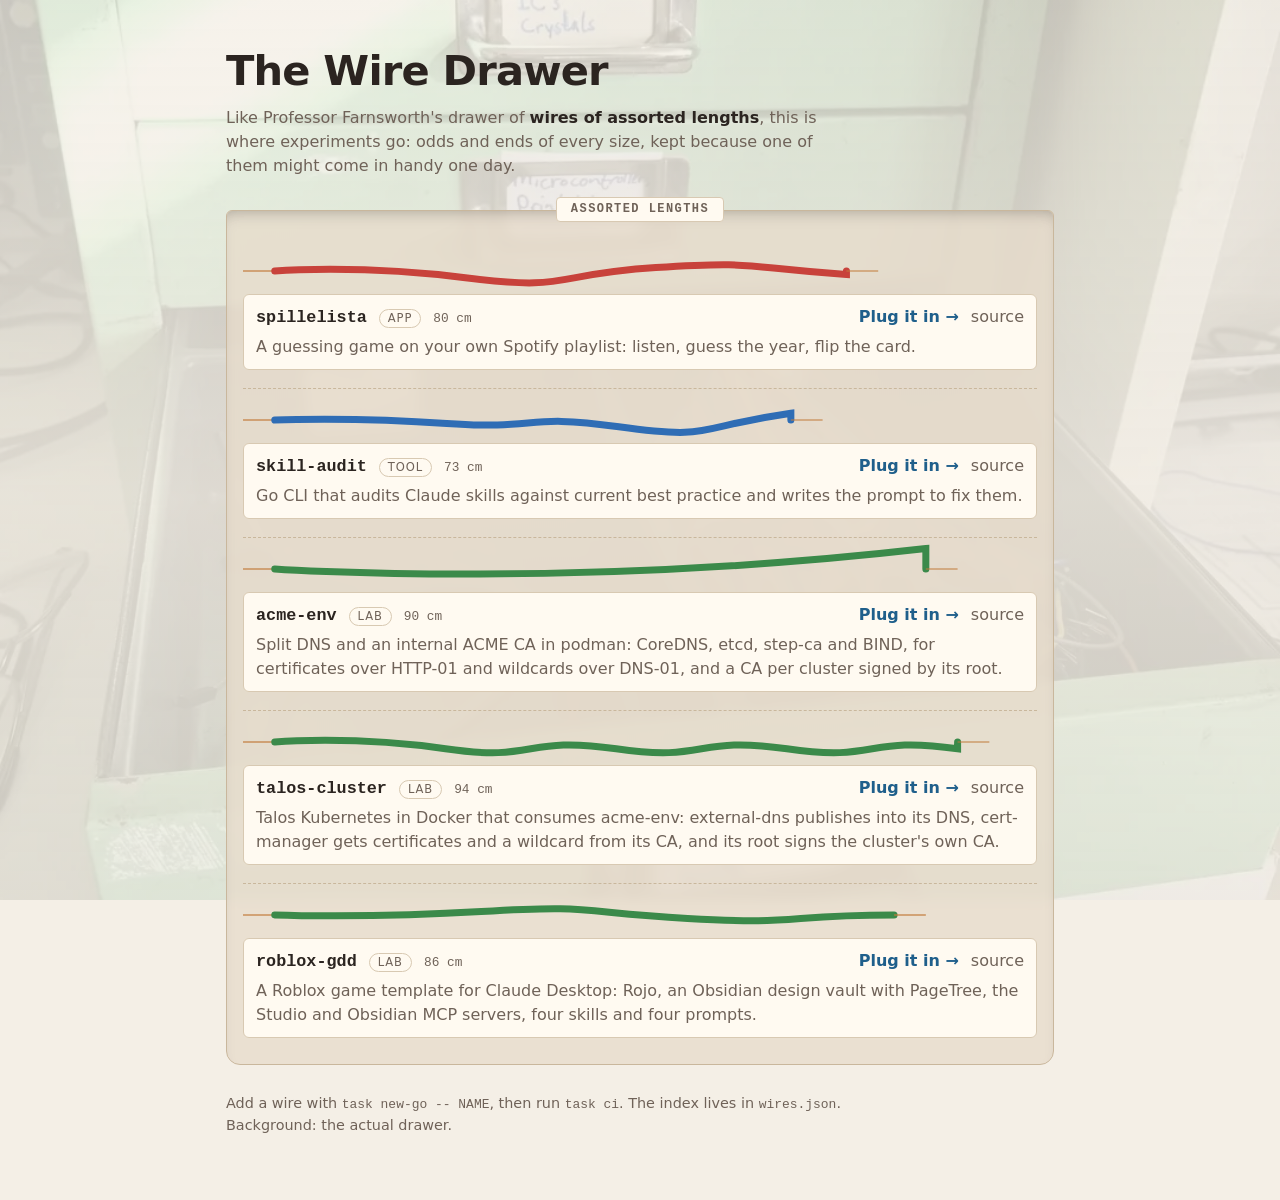
<file: index.html>
<!DOCTYPE html>
<html lang="en">
<head>
  <meta charset="UTF-8" />
  <meta name="viewport" content="width=device-width, initial-scale=1" />
  <title>The Wire Drawer</title>
  <meta name="description" content="Experiments of assorted lengths, kept in a drawer in case they come in handy." />
  <style>
    :root {
      --bg: #f4efe6;
      --drawer: #e7dccb;
      --drawer-edge: #c9b79c;
      --text: #2b2420;
      --muted: #6f6258;
      --tag: #fffaf1;
      --tag-edge: #d8c9b2;
      --copper: #c27a3a;
      --link: #1f5f8b;
      --wire-app: #c8423b;
      --wire-tool: #2f6db5;
      --wire-other: #3b8a4a;
      --veil: linear-gradient(180deg, rgba(244,239,230,.80), rgba(244,239,230,.90) 55%, rgba(244,239,230,.82));
      --drawer-glass: rgba(231,220,203,.78);
    }
    @media (prefers-color-scheme: dark) {
      :root:not([data-theme="light"]) {
        --bg: #17181b;
        --drawer: #222429;
        --drawer-edge: #34373e;
        --text: #ece6dd;
        --muted: #a39a90;
        --tag: #2a2c32;
        --tag-edge: #3d4048;
        --copper: #d99252;
        --link: #8cc4ec;
        --wire-app: #e0645c;
        --wire-tool: #5f97da;
        --wire-other: #64b273;
        --veil: linear-gradient(180deg, rgba(23,24,27,.80), rgba(23,24,27,.90) 55%, rgba(23,24,27,.84));
        --drawer-glass: rgba(34,36,41,.80);
      }
    }
    :root[data-theme="dark"] {
      --bg: #17181b;
      --drawer: #222429;
      --drawer-edge: #34373e;
      --text: #ece6dd;
      --muted: #a39a90;
      --tag: #2a2c32;
      --tag-edge: #3d4048;
      --copper: #d99252;
      --link: #8cc4ec;
      --wire-app: #e0645c;
      --wire-tool: #5f97da;
      --wire-other: #64b273;
      --veil: linear-gradient(180deg, rgba(23,24,27,.80), rgba(23,24,27,.90) 55%, rgba(23,24,27,.84));
      --drawer-glass: rgba(34,36,41,.80);
    }

    * { box-sizing: border-box; }
    body {
      margin: 0;
      background: var(--bg);
      color: var(--text);
      font: 16px/1.5 ui-sans-serif, system-ui, -apple-system, "Segoe UI", sans-serif;
    }
    /* The real drawer, dimmed behind everything. */
    body::before, body::after { content: ""; position: fixed; inset: 0; pointer-events: none; }
    body::before {
      z-index: -2;
      background: url("assets/drawer.webp") center 78% / cover no-repeat;
      filter: saturate(.85);
    }
    body::after { z-index: -1; background: var(--veil); }

    main { max-width: 860px; margin: 0 auto; padding: 48px 16px 64px; }
    h1 { font-size: clamp(1.8rem, 5vw, 2.6rem); line-height: 1.1; margin: 0 0 12px; letter-spacing: -0.02em; }
    .lede { color: var(--muted); max-width: 60ch; margin: 0 0 32px; }
    .lede em { color: var(--text); font-style: normal; font-weight: 600; }

    .drawer {
      background: var(--drawer-glass);
      -webkit-backdrop-filter: blur(6px);
      backdrop-filter: blur(6px);
      border: 1px solid var(--drawer-edge);
      border-radius: 6px 6px 14px 14px;
      box-shadow: inset 0 10px 18px -12px rgba(0,0,0,.35);
      padding: 20px 16px 8px;
    }
    .drawer-label {
      display: block; width: max-content; margin: -34px auto 18px;
      padding: 2px 14px; background: var(--tag); border: 1px solid var(--tag-edge);
      border-radius: 4px; font: 600 .75rem/1.6 ui-monospace, SFMono-Regular, Menlo, monospace;
      letter-spacing: .12em; text-transform: uppercase; color: var(--muted);
    }
    ol { list-style: none; margin: 0; padding: 0; }
    li { padding: 14px 0 18px; border-top: 1px dashed var(--drawer-edge); }
    li:first-child { border-top: 0; }

    svg.wire { display: block; width: 100%; height: 34px; overflow: visible; }
    .tag {
      display: flex; flex-wrap: wrap; align-items: baseline; gap: 4px 12px;
      margin-top: 6px; padding: 10px 12px; background: var(--tag);
      border: 1px solid var(--tag-edge); border-radius: 6px;
    }
    .tag h2 { margin: 0; font: 600 1.05rem/1.3 ui-monospace, SFMono-Regular, Menlo, monospace; }
    .kind {
      font-size: .72rem; text-transform: uppercase; letter-spacing: .08em;
      color: var(--muted); border: 1px solid var(--tag-edge); border-radius: 999px; padding: 0 8px;
    }
    .tag p { flex-basis: 100%; margin: 2px 0 0; color: var(--muted); }
    .tag .links { margin-left: auto; display: flex; gap: 12px; }
    .tag a { color: var(--link); font-weight: 600; text-decoration: none; }
    .tag a.src { font-weight: 400; color: var(--muted); }
    .tag a:hover { text-decoration: underline; }
    .length { font: .8rem ui-monospace, SFMono-Regular, Menlo, monospace; color: var(--muted); }

    footer { margin-top: 28px; color: var(--muted); font-size: .9rem; }
    code { font-family: ui-monospace, SFMono-Regular, Menlo, monospace; font-size: .9em; }
    .empty { color: var(--muted); padding: 16px 0; }
  </style>
</head>
<body>
  <main>
    <h1>The Wire Drawer</h1>
    <p class="lede">
      Like Professor Farnsworth's drawer of <em>wires of assorted lengths</em>,
      this is where experiments go: odds and ends of every size,
      kept because one of them might come in handy one day.
    </p>

    <section class="drawer" aria-labelledby="drawer-label">
      <span class="drawer-label" id="drawer-label">Assorted lengths</span>
      <ol id="wires"><li class="empty">Rummaging…</li></ol>
    </section>

    <footer>
      Add a wire with <code>task new-go -- NAME</code>, then run <code>task ci</code>.
      The index lives in <code>wires.json</code>.
      <br />Background: the actual drawer.
    </footer>
  </main>

  <script>
    // A deterministic "length" per wire, so each one looks the same on every visit.
    function hash(s) {
      let h = 2166136261;
      for (const c of s) h = Math.imul(h ^ c.codePointAt(0), 16777619);
      return h >>> 0;
    }

    const SVG = 'http://www.w3.org/2000/svg';
    function el(tag, attrs, ns) {
      const n = ns ? document.createElementNS(ns, tag) : document.createElement(tag);
      for (const [k, v] of Object.entries(attrs || {})) n.setAttribute(k, v);
      return n;
    }

    // A slightly kinked insulated wire with stripped copper ends.
    function wire(name, kind) {
      const h = hash(name);
      const len = 45 + (h % 50);               // percent of the drawer width
      const bends = 2 + (h >> 8) % 3;
      const svg = el('svg', { class: 'wire', viewBox: '0 0 100 10', preserveAspectRatio: 'none', 'aria-hidden': 'true' }, SVG);
      let d = 'M 4 5';
      for (let i = 1; i <= bends; i++) {
        const x = 4 + (len - 8) * i / bends;
        const y = 5 + (((h >> (i * 3)) % 5) - 2);
        d += ` S ${x - (len / bends) / 2} ${10 - y} ${x} ${y}`;
      }
      const end = len - 4;
      const color = `var(--wire-${kind === 'app' || kind === 'tool' ? kind : 'other'})`;
      svg.append(
        el('line', { x1: 0, y1: 5, x2: 4, y2: 5, stroke: 'var(--copper)', 'stroke-width': 1.2, 'vector-effect': 'non-scaling-stroke' }, SVG),
        el('path', { d: d + ` L ${end} 5`, fill: 'none', stroke: color, 'stroke-width': 7, 'stroke-linecap': 'round', 'vector-effect': 'non-scaling-stroke' }, SVG),
        el('line', { x1: end, y1: 5, x2: len, y2: 5, stroke: 'var(--copper)', 'stroke-width': 1.2, 'vector-effect': 'non-scaling-stroke' }, SVG),
      );
      return { svg, len };
    }

    function render(data) {
      const list = document.getElementById('wires');
      list.replaceChildren();
      if (!data.wires?.length) {
        list.append(Object.assign(el('li', { class: 'empty' }), { textContent: 'The drawer is empty. Go make something.' }));
        return;
      }
      for (const w of data.wires) {
        const li = el('li');
        const { svg, len } = wire(w.name, w.kind);
        const tag = el('div', { class: 'tag' });
        const h2 = Object.assign(el('h2'), { textContent: w.name });
        const kind = Object.assign(el('span', { class: 'kind' }), { textContent: w.kind });
        const size = Object.assign(el('span', { class: 'length' }), { textContent: `${len} cm` });
        const source = `${data.repo}/tree/main/${w.path}`;
        const links = el('span', { class: 'links' });
        if (w.href) links.append(Object.assign(el('a', { href: w.href }), { textContent: 'Plug it in →' }));
        links.append(Object.assign(el('a', { href: source, class: 'src' }), { textContent: 'source' }));
        const p = Object.assign(el('p'), { textContent: w.blurb });
        tag.append(h2, kind, size, links, p);
        li.append(svg, tag);
        list.append(li);
      }
    }

    fetch(new URL('wires.json', document.baseURI))
      .then(r => { if (!r.ok) throw new Error(r.status); return r.json(); })
      .then(render)
      .catch(() => {
        document.getElementById('wires').replaceChildren(Object.assign(el('li', { class: 'empty' }),
          { textContent: 'Could not open the drawer (wires.json). Serve the repo over HTTP: task serve' }));
      });
  </script>
</body>
</html>
</file>
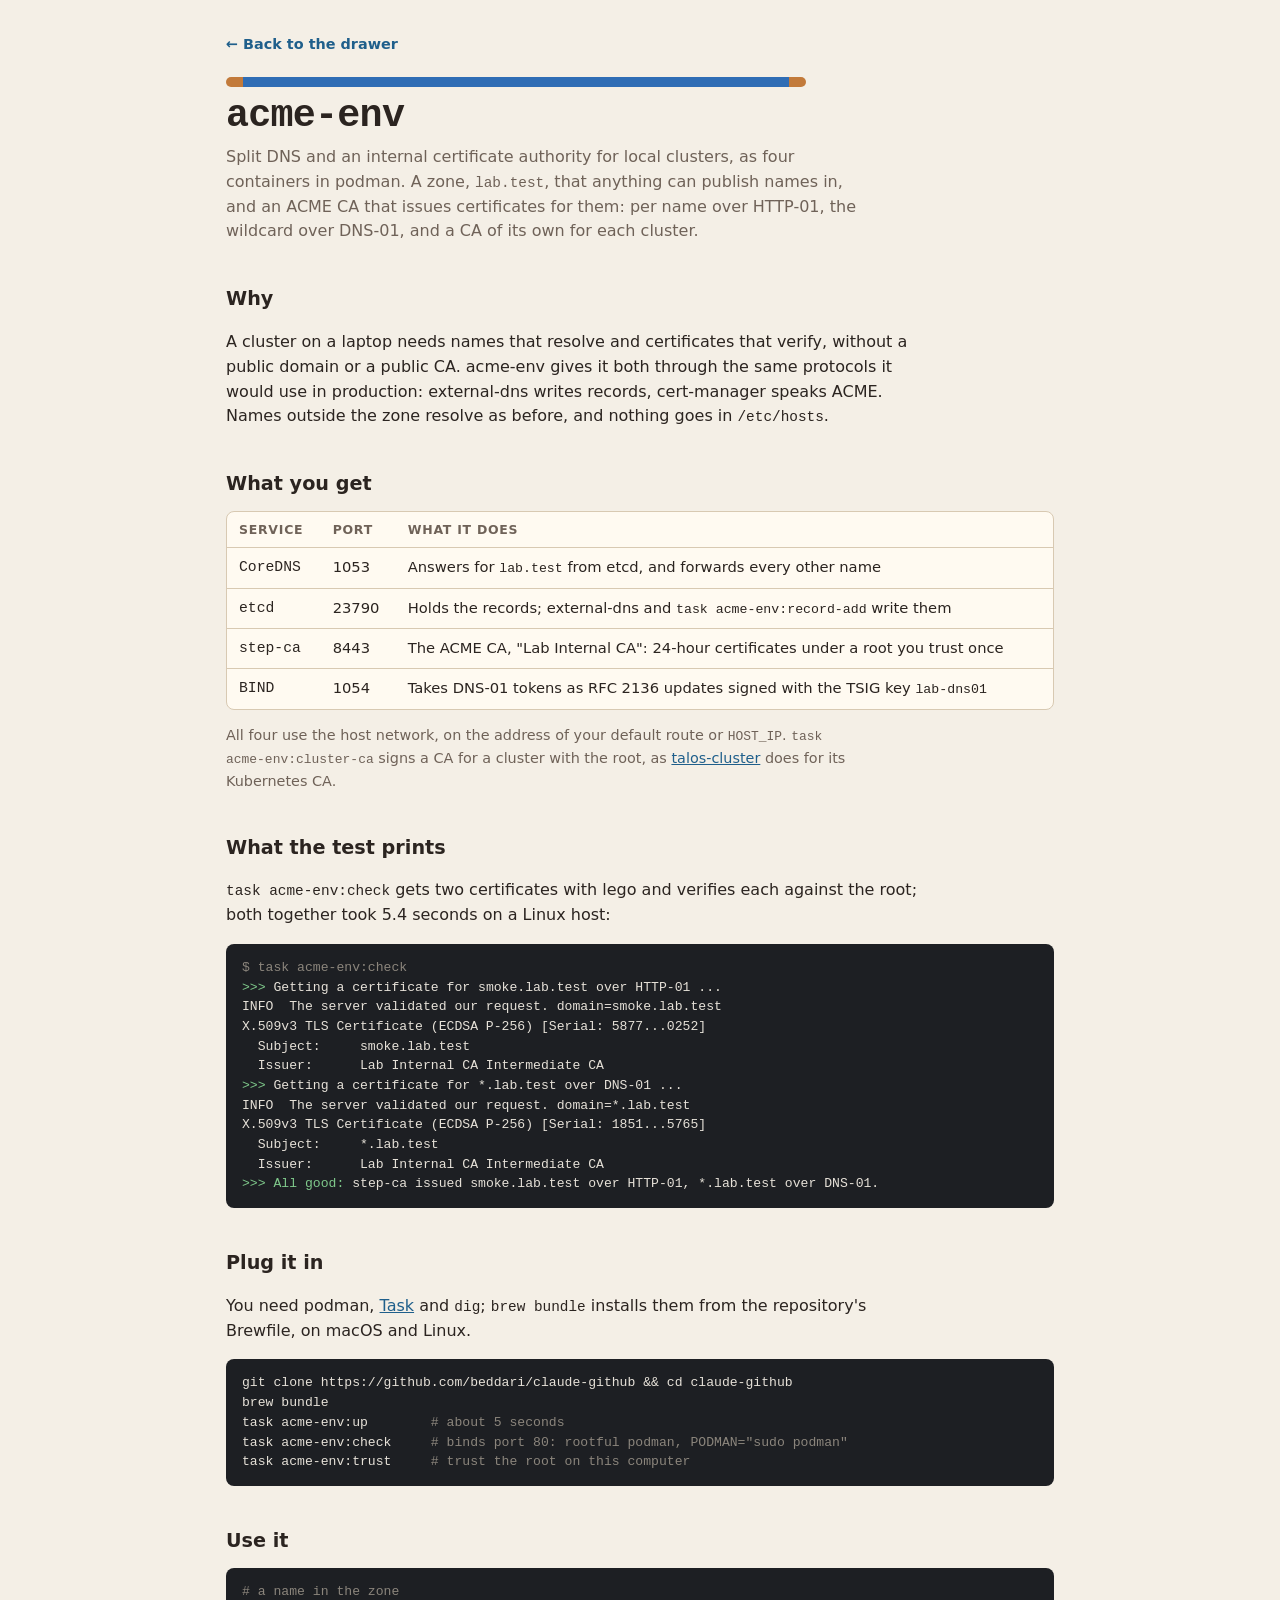
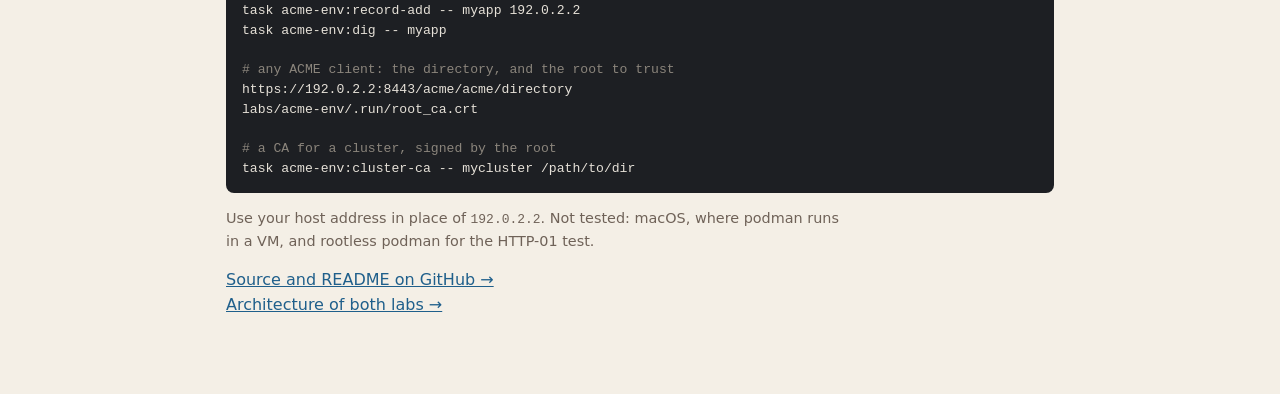
<file: labs/acme-env/index.html>
<!DOCTYPE html>
<html lang="en">
<head>
  <meta charset="UTF-8" />
  <meta name="viewport" content="width=device-width, initial-scale=1" />
  <title>acme-env</title>
  <meta name="description" content="Split DNS and an internal ACME CA for local clusters, in podman: CoreDNS, etcd, step-ca and BIND." />
  <link rel="stylesheet" href="../../assets/wire.css" />
</head>
<body>
  <main>
    <a class="back" href="../../">← Back to the drawer</a>
    <span class="wire" aria-hidden="true"></span>
    <h1>acme-env</h1>
    <p class="lede">
      Split DNS and an internal certificate authority for local clusters,
      as four containers in podman. A zone, <code>lab.test</code>, that
      anything can publish names in, and an ACME CA that issues
      certificates for them: per name over HTTP-01, the wildcard over
      DNS-01, and a CA of its own for each cluster.
    </p>

    <h2>Why</h2>
    <p>
      A cluster on a laptop needs names that resolve and certificates that
      verify, without a public domain or a public CA. acme-env gives it
      both through the same protocols it would use in production:
      external-dns writes records, cert-manager speaks ACME. Names outside
      the zone resolve as before, and nothing goes in
      <code>/etc/hosts</code>.
    </p>

    <h2>What you get</h2>
    <div class="table-wrap">
      <table>
        <thead><tr><th>service</th><th>port</th><th>what it does</th></tr></thead>
        <tbody>
          <tr><td>CoreDNS</td><td>1053</td><td>Answers for <code>lab.test</code> from etcd, and forwards every other name</td></tr>
          <tr><td>etcd</td><td>23790</td><td>Holds the records; external-dns and <code>task acme-env:record-add</code> write them</td></tr>
          <tr><td>step-ca</td><td>8443</td><td>The ACME CA, "Lab Internal CA": 24-hour certificates under a root you trust once</td></tr>
          <tr><td>BIND</td><td>1054</td><td>Takes DNS-01 tokens as RFC 2136 updates signed with the TSIG key <code>lab-dns01</code></td></tr>
        </tbody>
      </table>
    </div>
    <p class="note">
      All four use the host network, on the address of your default route
      or <code>HOST_IP</code>. <code>task acme-env:cluster-ca</code> signs a
      CA for a cluster with the root, as
      <a href="../talos-cluster/">talos-cluster</a> does for its Kubernetes CA.
    </p>

    <h2>What the test prints</h2>
    <p>
      <code>task acme-env:check</code> gets two certificates with lego and
      verifies each against the root; both together took 5.4 seconds on a
      Linux host:
    </p>
<pre><span class="d">$ task acme-env:check</span>
<span class="p">&gt;&gt;&gt;</span> Getting a certificate for smoke.lab.test over HTTP-01 ...
INFO  The server validated our request. domain=smoke.lab.test
X.509v3 TLS Certificate (ECDSA P-256) [Serial: 5877...0252]
  Subject:     smoke.lab.test
  Issuer:      Lab Internal CA Intermediate CA
<span class="p">&gt;&gt;&gt;</span> Getting a certificate for *.lab.test over DNS-01 ...
INFO  The server validated our request. domain=*.lab.test
X.509v3 TLS Certificate (ECDSA P-256) [Serial: 1851...5765]
  Subject:     *.lab.test
  Issuer:      Lab Internal CA Intermediate CA
<span class="p">&gt;&gt;&gt; All good:</span> step-ca issued smoke.lab.test over HTTP-01, *.lab.test over DNS-01.</pre>

    <h2>Plug it in</h2>
    <p>
      You need podman, <a href="https://taskfile.dev">Task</a> and
      <code>dig</code>; <code>brew bundle</code> installs them from the
      repository's Brewfile, on macOS and Linux.
    </p>
<pre>git clone https://github.com/beddari/claude-github &amp;&amp; cd claude-github
brew bundle
task acme-env:up        <span class="d"># about 5 seconds</span>
task acme-env:check     <span class="d"># binds port 80: rootful podman, PODMAN="sudo podman"</span>
task acme-env:trust     <span class="d"># trust the root on this computer</span></pre>

    <h2>Use it</h2>
<pre><span class="d"># a name in the zone</span>
task acme-env:record-add -- myapp 192.0.2.2
task acme-env:dig -- myapp

<span class="d"># any ACME client: the directory, and the root to trust</span>
https://192.0.2.2:8443/acme/acme/directory
labs/acme-env/.run/root_ca.crt

<span class="d"># a CA for a cluster, signed by the root</span>
task acme-env:cluster-ca -- mycluster /path/to/dir</pre>
    <p class="note">
      Use your host address in place of <code>192.0.2.2</code>. Not tested:
      macOS, where podman runs in a VM, and rootless podman for the
      HTTP-01 test.
    </p>

    <p>
      <a href="https://github.com/beddari/claude-github/tree/main/labs/acme-env">Source and README on GitHub →</a><br />
      <a href="https://github.com/beddari/claude-github/blob/main/labs/docs/architecture.md">Architecture of both labs →</a>
    </p>
  </main>
</body>
</html>
</file>
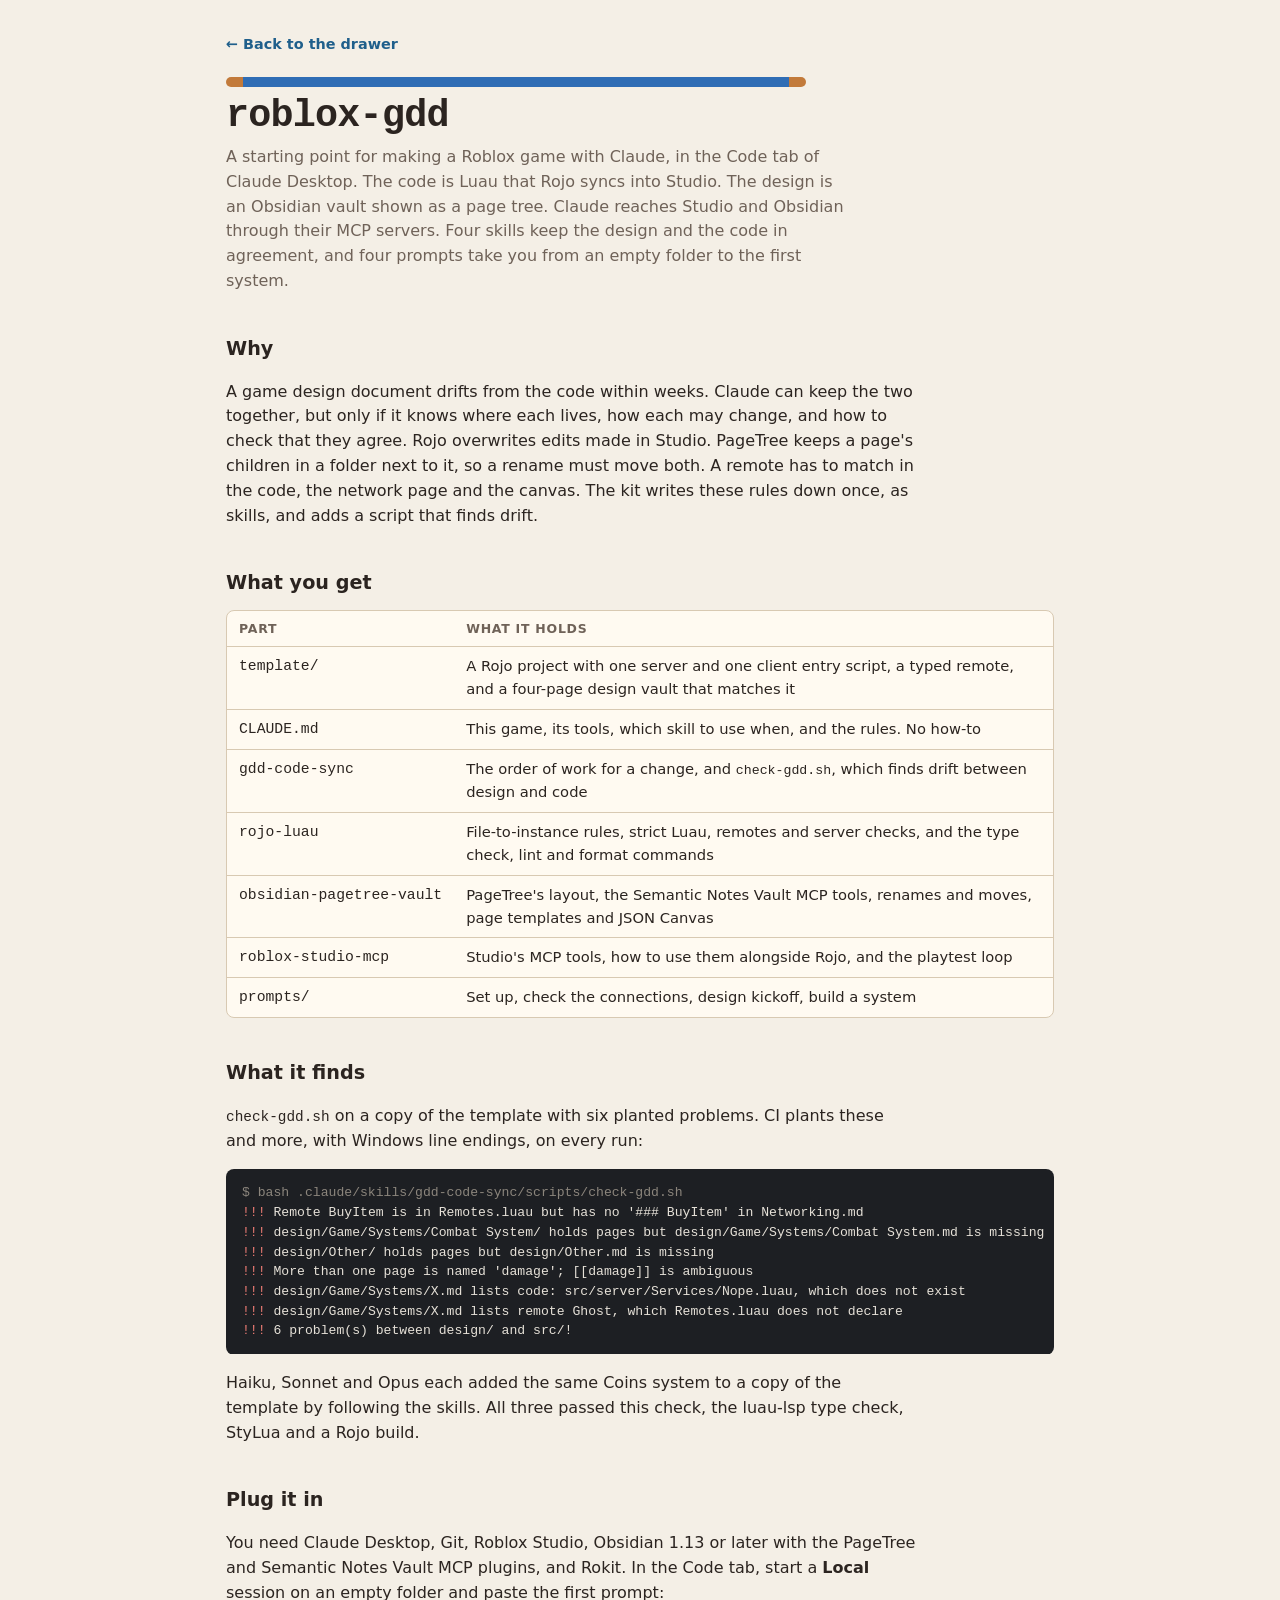
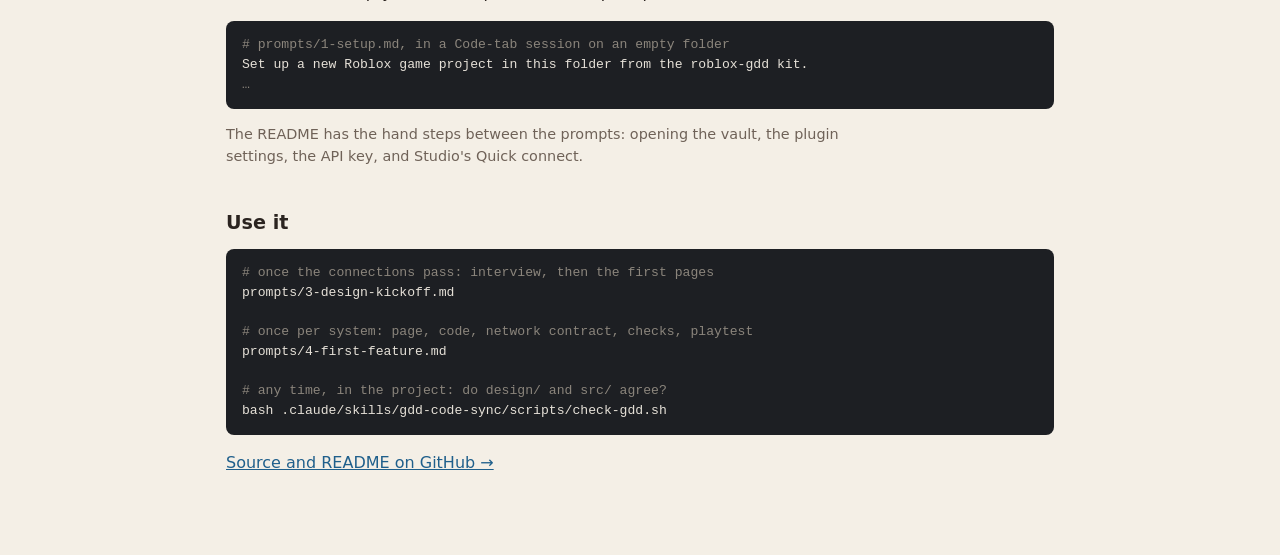
<file: labs/roblox-gdd/index.html>
<!DOCTYPE html>
<html lang="en">
<head>
  <meta charset="UTF-8" />
  <meta name="viewport" content="width=device-width, initial-scale=1" />
  <title>roblox-gdd</title>
  <meta name="description" content="A Roblox game template for Claude Desktop: Rojo, an Obsidian design vault with PageTree, the Studio and Obsidian MCP servers, four skills and four prompts." />
  <link rel="stylesheet" href="../../assets/wire.css" />
</head>
<body>
  <main>
    <a class="back" href="../../">← Back to the drawer</a>
    <span class="wire" aria-hidden="true"></span>
    <h1>roblox-gdd</h1>
    <p class="lede">
      A starting point for making a Roblox game with Claude, in the Code tab
      of Claude Desktop. The code is Luau that Rojo syncs into Studio. The
      design is an Obsidian vault shown as a page tree. Claude reaches Studio
      and Obsidian through their MCP servers. Four skills keep the design and
      the code in agreement, and four prompts take you from an empty folder
      to the first system.
    </p>

    <h2>Why</h2>
    <p>
      A game design document drifts from the code within weeks. Claude can
      keep the two together, but only if it knows where each lives, how each
      may change, and how to check that they agree. Rojo overwrites edits made
      in Studio. PageTree keeps a page's children in a folder next to it, so a
      rename must move both. A remote has to match in the code, the network
      page and the canvas. The kit writes these rules down once, as skills,
      and adds a script that finds drift.
    </p>

    <h2>What you get</h2>
    <div class="table-wrap">
      <table>
        <thead><tr><th>part</th><th>what it holds</th></tr></thead>
        <tbody>
          <tr><td>template/</td><td>A Rojo project with one server and one client entry script, a typed remote, and a four-page design vault that matches it</td></tr>
          <tr><td>CLAUDE.md</td><td>This game, its tools, which skill to use when, and the rules. No how-to</td></tr>
          <tr><td>gdd-code-sync</td><td>The order of work for a change, and <code>check-gdd.sh</code>, which finds drift between design and code</td></tr>
          <tr><td>rojo-luau</td><td>File-to-instance rules, strict Luau, remotes and server checks, and the type check, lint and format commands</td></tr>
          <tr><td>obsidian-pagetree-vault</td><td>PageTree's layout, the Semantic Notes Vault MCP tools, renames and moves, page templates and JSON Canvas</td></tr>
          <tr><td>roblox-studio-mcp</td><td>Studio's MCP tools, how to use them alongside Rojo, and the playtest loop</td></tr>
          <tr><td>prompts/</td><td>Set up, check the connections, design kickoff, build a system</td></tr>
        </tbody>
      </table>
    </div>

    <h2>What it finds</h2>
    <p>
      <code>check-gdd.sh</code> on a copy of the template with six planted
      problems. CI plants these and more, with Windows line endings, on
      every run:
    </p>
<pre><span class="d">$ bash .claude/skills/gdd-code-sync/scripts/check-gdd.sh</span>
<span class="f">!!!</span> Remote BuyItem is in Remotes.luau but has no '### BuyItem' in Networking.md
<span class="f">!!!</span> design/Game/Systems/Combat System/ holds pages but design/Game/Systems/Combat System.md is missing
<span class="f">!!!</span> design/Other/ holds pages but design/Other.md is missing
<span class="f">!!!</span> More than one page is named 'damage'; [[damage]] is ambiguous
<span class="f">!!!</span> design/Game/Systems/X.md lists code: src/server/Services/Nope.luau, which does not exist
<span class="f">!!!</span> design/Game/Systems/X.md lists remote Ghost, which Remotes.luau does not declare
<span class="f">!!!</span> 6 problem(s) between design/ and src/!</pre>
    <p>
      Haiku, Sonnet and Opus each added the same Coins system to a copy of
      the template by following the skills. All three passed this check,
      the luau-lsp type check, StyLua and a Rojo build.
    </p>

    <h2>Plug it in</h2>
    <p>
      You need Claude Desktop, Git, Roblox Studio, Obsidian 1.13 or later
      with the PageTree and Semantic Notes Vault MCP plugins, and Rokit. In
      the Code tab, start a <b>Local</b> session on an empty folder and paste
      the first prompt:
    </p>
<pre><span class="d"># prompts/1-setup.md, in a Code-tab session on an empty folder</span>
Set up a new Roblox game project in this folder from the roblox-gdd kit.
<span class="d">…</span></pre>
    <p class="note">
      The README has the hand steps between the prompts: opening the vault,
      the plugin settings, the API key, and Studio's Quick connect.
    </p>

    <h2>Use it</h2>
<pre><span class="d"># once the connections pass: interview, then the first pages</span>
prompts/3-design-kickoff.md

<span class="d"># once per system: page, code, network contract, checks, playtest</span>
prompts/4-first-feature.md

<span class="d"># any time, in the project: do design/ and src/ agree?</span>
bash .claude/skills/gdd-code-sync/scripts/check-gdd.sh</pre>

    <p>
      <a href="https://github.com/beddari/claude-github/tree/main/labs/roblox-gdd">Source and README on GitHub →</a>
    </p>
  </main>
</body>
</html>
</file>
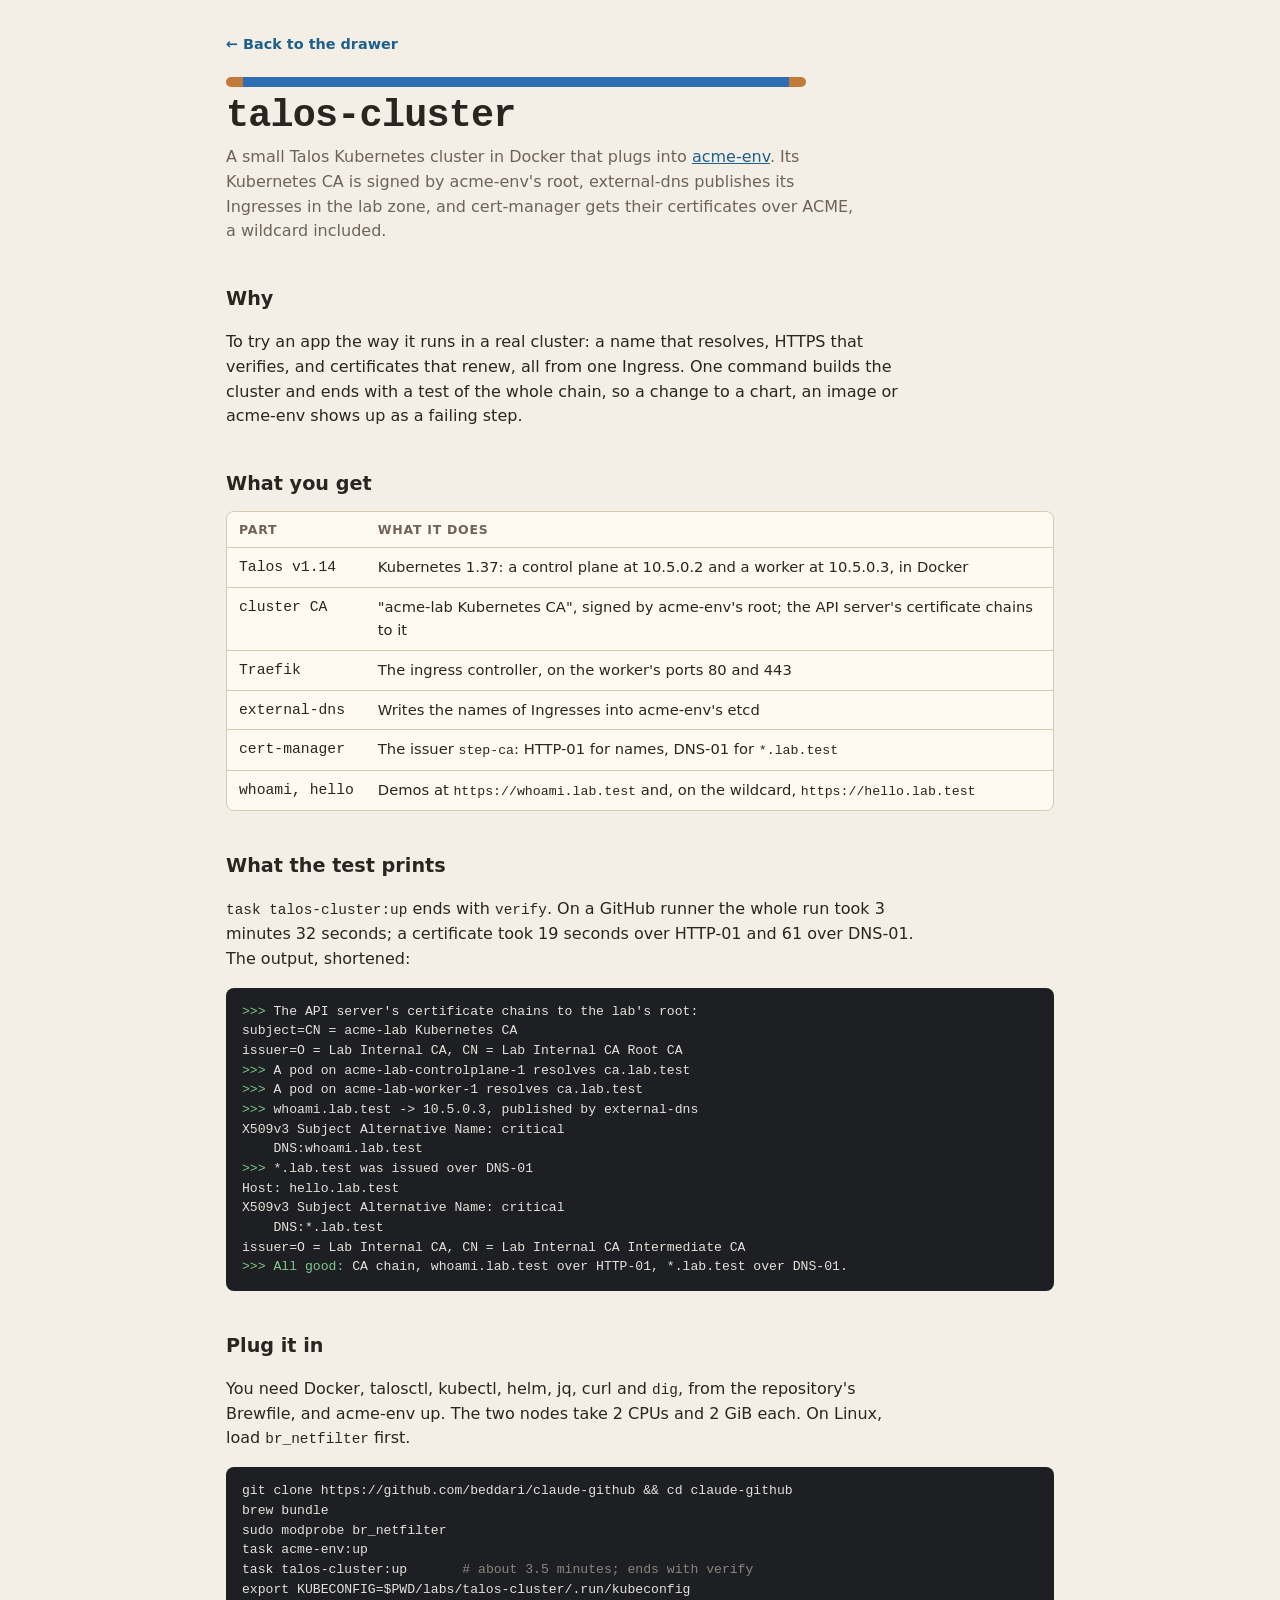
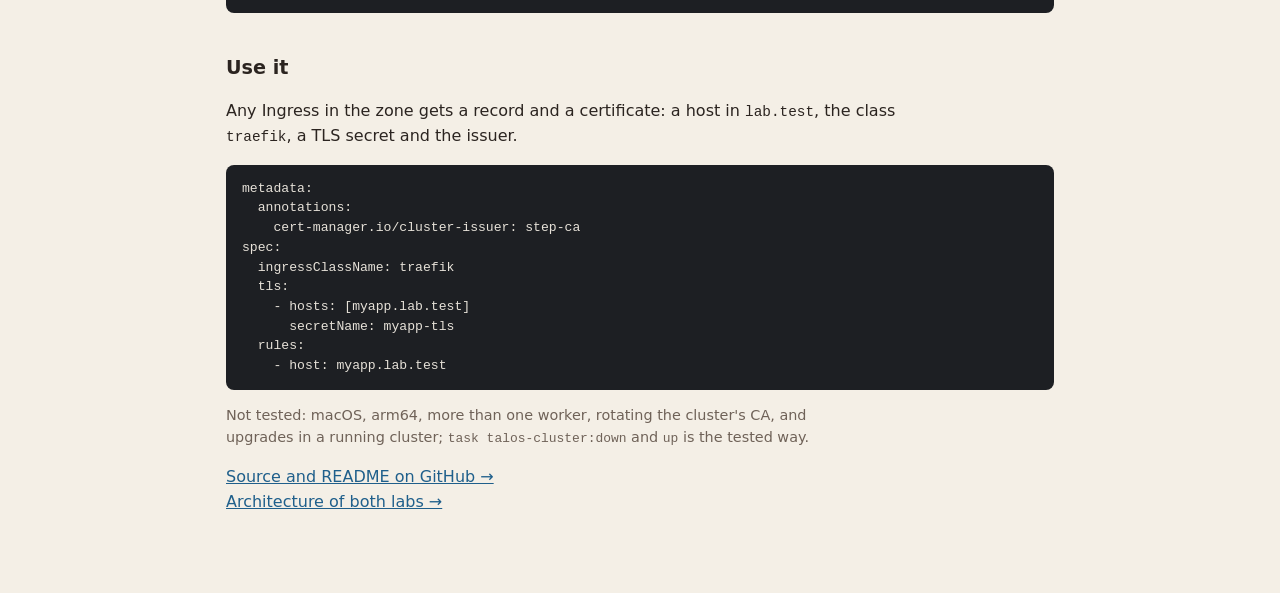
<file: labs/talos-cluster/index.html>
<!DOCTYPE html>
<html lang="en">
<head>
  <meta charset="UTF-8" />
  <meta name="viewport" content="width=device-width, initial-scale=1" />
  <title>talos-cluster</title>
  <meta name="description" content="Talos Kubernetes in Docker that gets its DNS records, certificates, a wildcard and its own CA from acme-env." />
  <link rel="stylesheet" href="../../assets/wire.css" />
</head>
<body>
  <main>
    <a class="back" href="../../">← Back to the drawer</a>
    <span class="wire" aria-hidden="true"></span>
    <h1>talos-cluster</h1>
    <p class="lede">
      A small Talos Kubernetes cluster in Docker that plugs into
      <a href="../acme-env/">acme-env</a>. Its Kubernetes CA is signed by
      acme-env's root, external-dns publishes its Ingresses in the lab
      zone, and cert-manager gets their certificates over ACME, a wildcard
      included.
    </p>

    <h2>Why</h2>
    <p>
      To try an app the way it runs in a real cluster: a name that
      resolves, HTTPS that verifies, and certificates that renew, all from
      one Ingress. One command builds the cluster and ends with a test of
      the whole chain, so a change to a chart, an image or acme-env shows
      up as a failing step.
    </p>

    <h2>What you get</h2>
    <div class="table-wrap">
      <table>
        <thead><tr><th>part</th><th>what it does</th></tr></thead>
        <tbody>
          <tr><td>Talos v1.14</td><td>Kubernetes 1.37: a control plane at 10.5.0.2 and a worker at 10.5.0.3, in Docker</td></tr>
          <tr><td>cluster CA</td><td>"acme-lab Kubernetes CA", signed by acme-env's root; the API server's certificate chains to it</td></tr>
          <tr><td>Traefik</td><td>The ingress controller, on the worker's ports 80 and 443</td></tr>
          <tr><td>external-dns</td><td>Writes the names of Ingresses into acme-env's etcd</td></tr>
          <tr><td>cert-manager</td><td>The issuer <code>step-ca</code>: HTTP-01 for names, DNS-01 for <code>*.lab.test</code></td></tr>
          <tr><td>whoami, hello</td><td>Demos at <code>https://whoami.lab.test</code> and, on the wildcard, <code>https://hello.lab.test</code></td></tr>
        </tbody>
      </table>
    </div>

    <h2>What the test prints</h2>
    <p>
      <code>task talos-cluster:up</code> ends with <code>verify</code>. On a
      GitHub runner the whole run took 3 minutes 32 seconds; a certificate
      took 19 seconds over HTTP-01 and 61 over DNS-01. The output, shortened:
    </p>
<pre><span class="p">&gt;&gt;&gt;</span> The API server's certificate chains to the lab's root:
subject=CN = acme-lab Kubernetes CA
issuer=O = Lab Internal CA, CN = Lab Internal CA Root CA
<span class="p">&gt;&gt;&gt;</span> A pod on acme-lab-controlplane-1 resolves ca.lab.test
<span class="p">&gt;&gt;&gt;</span> A pod on acme-lab-worker-1 resolves ca.lab.test
<span class="p">&gt;&gt;&gt;</span> whoami.lab.test -&gt; 10.5.0.3, published by external-dns
X509v3 Subject Alternative Name: critical
    DNS:whoami.lab.test
<span class="p">&gt;&gt;&gt;</span> *.lab.test was issued over DNS-01
Host: hello.lab.test
X509v3 Subject Alternative Name: critical
    DNS:*.lab.test
issuer=O = Lab Internal CA, CN = Lab Internal CA Intermediate CA
<span class="p">&gt;&gt;&gt; All good:</span> CA chain, whoami.lab.test over HTTP-01, *.lab.test over DNS-01.</pre>

    <h2>Plug it in</h2>
    <p>
      You need Docker, talosctl, kubectl, helm, jq, curl and
      <code>dig</code>, from the repository's Brewfile, and acme-env up.
      The two nodes take 2 CPUs and 2 GiB each. On Linux, load
      <code>br_netfilter</code> first.
    </p>
<pre>git clone https://github.com/beddari/claude-github &amp;&amp; cd claude-github
brew bundle
sudo modprobe br_netfilter
task acme-env:up
task talos-cluster:up       <span class="d"># about 3.5 minutes; ends with verify</span>
export KUBECONFIG=$PWD/labs/talos-cluster/.run/kubeconfig</pre>

    <h2>Use it</h2>
    <p>
      Any Ingress in the zone gets a record and a certificate: a host in
      <code>lab.test</code>, the class <code>traefik</code>, a TLS secret and
      the issuer.
    </p>
<pre>metadata:
  annotations:
    cert-manager.io/cluster-issuer: step-ca
spec:
  ingressClassName: traefik
  tls:
    - hosts: [myapp.lab.test]
      secretName: myapp-tls
  rules:
    - host: myapp.lab.test</pre>
    <p class="note">
      Not tested: macOS, arm64, more than one worker, rotating the cluster's
      CA, and upgrades in a running cluster; <code>task talos-cluster:down</code>
      and <code>up</code> is the tested way.
    </p>

    <p>
      <a href="https://github.com/beddari/claude-github/tree/main/labs/talos-cluster">Source and README on GitHub →</a><br />
      <a href="https://github.com/beddari/claude-github/blob/main/labs/docs/architecture.md">Architecture of both labs →</a>
    </p>
  </main>
</body>
</html>
</file>
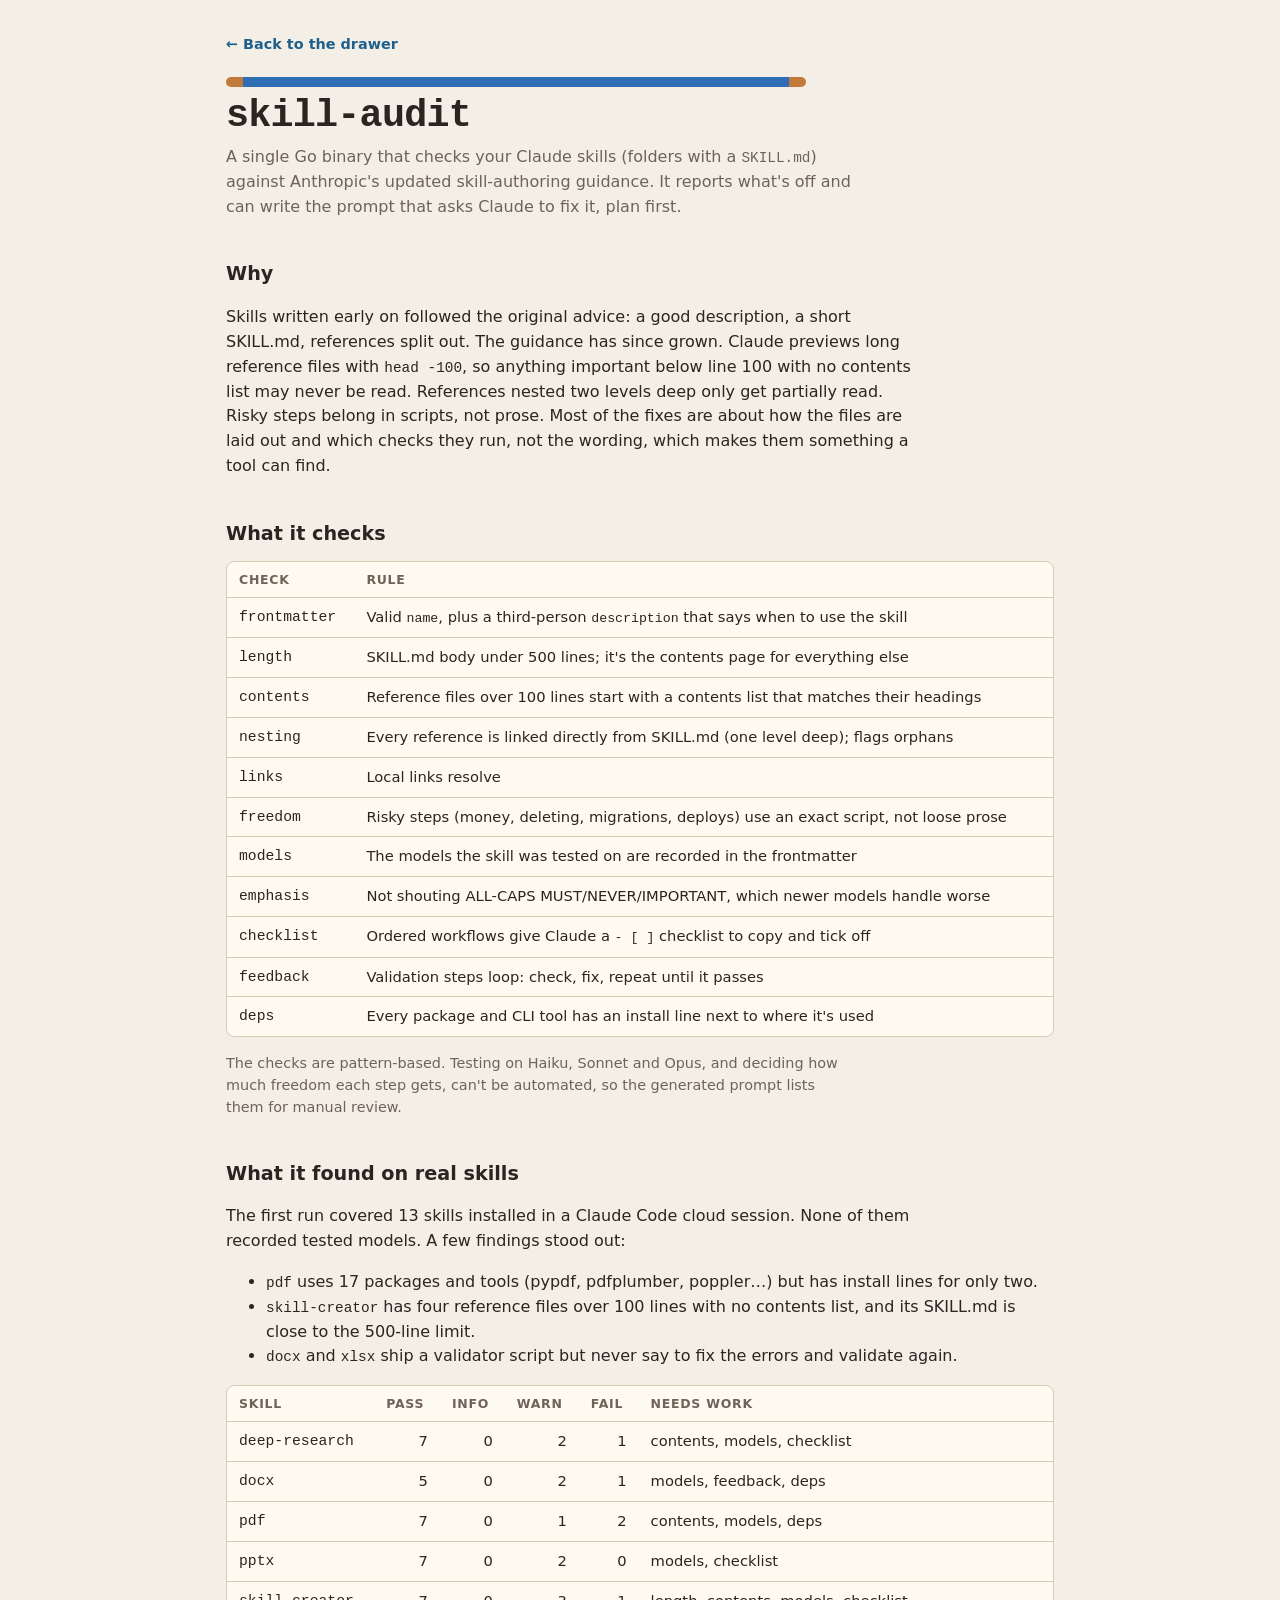
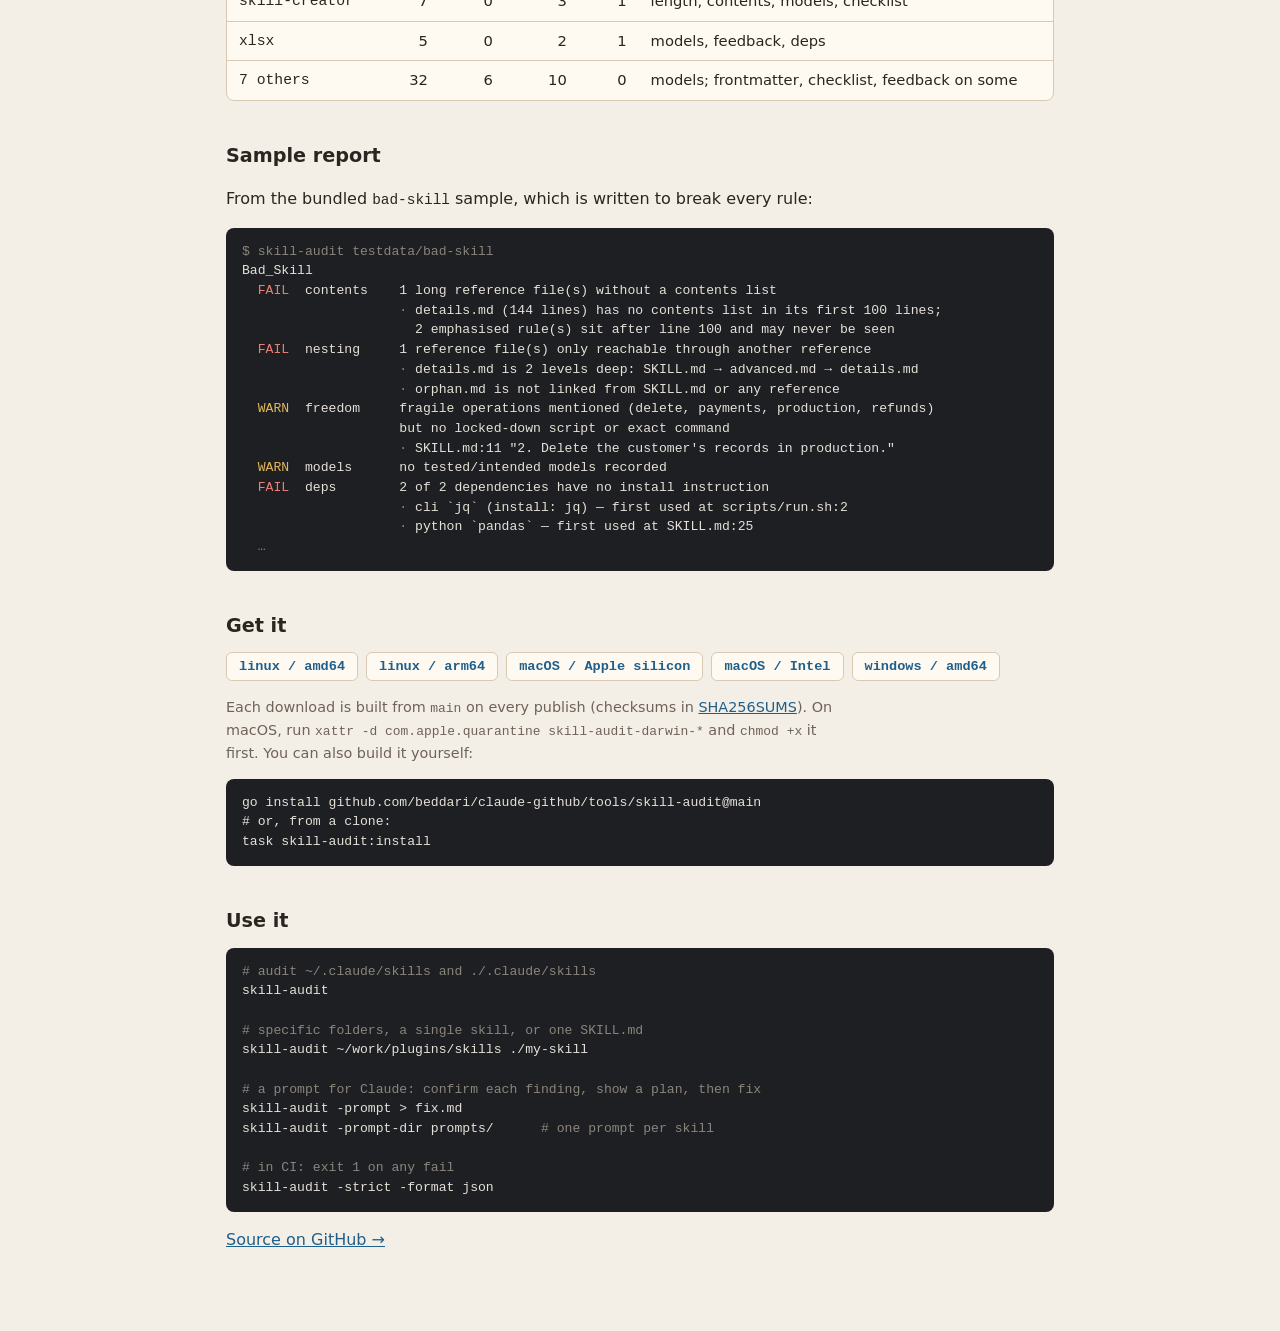
<file: tools/skill-audit/index.html>
<!DOCTYPE html>
<html lang="en">
<head>
  <meta charset="UTF-8" />
  <meta name="viewport" content="width=device-width, initial-scale=1" />
  <title>skill-audit</title>
  <meta name="description" content="A Go CLI that audits Claude skills against the updated skill-authoring guidance and writes the prompt to fix them." />
  <link rel="stylesheet" href="../../assets/wire.css" />
</head>
<body>
  <main>
    <a class="back" href="../../">← Back to the drawer</a>
    <span class="wire" aria-hidden="true"></span>
    <h1>skill-audit</h1>
    <p class="lede">
      A single Go binary that checks your Claude skills (folders with a
      <code>SKILL.md</code>) against Anthropic's updated skill-authoring
      guidance. It reports what's off and can write the prompt that asks
      Claude to fix it, plan first.
    </p>

    <h2>Why</h2>
    <p>
      Skills written early on followed the original advice: a good description,
      a short SKILL.md, references split out. The guidance has since grown.
      Claude previews long reference files with <code>head -100</code>, so
      anything important below line 100 with no contents list may never be
      read. References nested two levels deep only get partially read. Risky
      steps belong in scripts, not prose. Most of the fixes are about how the
      files are laid out and which checks they run, not the wording, which
      makes them something a tool can find.
    </p>

    <h2>What it checks</h2>
    <div class="table-wrap">
      <table>
        <thead><tr><th>check</th><th>rule</th></tr></thead>
        <tbody>
          <tr><td>frontmatter</td><td>Valid <code>name</code>, plus a third-person <code>description</code> that says when to use the skill</td></tr>
          <tr><td>length</td><td>SKILL.md body under 500 lines; it's the contents page for everything else</td></tr>
          <tr><td>contents</td><td>Reference files over 100 lines start with a contents list that matches their headings</td></tr>
          <tr><td>nesting</td><td>Every reference is linked directly from SKILL.md (one level deep); flags orphans</td></tr>
          <tr><td>links</td><td>Local links resolve</td></tr>
          <tr><td>freedom</td><td>Risky steps (money, deleting, migrations, deploys) use an exact script, not loose prose</td></tr>
          <tr><td>models</td><td>The models the skill was tested on are recorded in the frontmatter</td></tr>
          <tr><td>emphasis</td><td>Not shouting ALL-CAPS MUST/NEVER/IMPORTANT, which newer models handle worse</td></tr>
          <tr><td>checklist</td><td>Ordered workflows give Claude a <code>- [ ]</code> checklist to copy and tick off</td></tr>
          <tr><td>feedback</td><td>Validation steps loop: check, fix, repeat until it passes</td></tr>
          <tr><td>deps</td><td>Every package and CLI tool has an install line next to where it's used</td></tr>
        </tbody>
      </table>
    </div>
    <p class="note">
      The checks are pattern-based. Testing on Haiku, Sonnet and Opus, and
      deciding how much freedom each step gets, can't be automated, so the
      generated prompt lists them for manual review.
    </p>

    <h2>What it found on real skills</h2>
    <p>
      The first run covered 13 skills installed in a Claude Code cloud session. None of them
      recorded tested models. A few findings stood out:
    </p>
    <ul>
      <li><code>pdf</code> uses 17 packages and tools (pypdf, pdfplumber, poppler…) but has install lines for only two.</li>
      <li><code>skill-creator</code> has four reference files over 100 lines with no contents list, and its SKILL.md is close to the 500-line limit.</li>
      <li><code>docx</code> and <code>xlsx</code> ship a validator script but never say to fix the errors and validate again.</li>
    </ul>
    <div class="table-wrap">
      <table>
        <thead><tr><th>skill</th><th class="num">pass</th><th class="num">info</th><th class="num">warn</th><th class="num">fail</th><th>needs work</th></tr></thead>
        <tbody>
          <tr><td>deep-research</td><td class="num">7</td><td class="num">0</td><td class="num">2</td><td class="num">1</td><td>contents, models, checklist</td></tr>
          <tr><td>docx</td><td class="num">5</td><td class="num">0</td><td class="num">2</td><td class="num">1</td><td>models, feedback, deps</td></tr>
          <tr><td>pdf</td><td class="num">7</td><td class="num">0</td><td class="num">1</td><td class="num">2</td><td>contents, models, deps</td></tr>
          <tr><td>pptx</td><td class="num">7</td><td class="num">0</td><td class="num">2</td><td class="num">0</td><td>models, checklist</td></tr>
          <tr><td>skill-creator</td><td class="num">7</td><td class="num">0</td><td class="num">3</td><td class="num">1</td><td>length, contents, models, checklist</td></tr>
          <tr><td>xlsx</td><td class="num">5</td><td class="num">0</td><td class="num">2</td><td class="num">1</td><td>models, feedback, deps</td></tr>
          <tr><td>7 others</td><td class="num">32</td><td class="num">6</td><td class="num">10</td><td class="num">0</td><td>models; frontmatter, checklist, feedback on some</td></tr>
        </tbody>
      </table>
    </div>

    <h2>Sample report</h2>
    <p>From the bundled <code>bad-skill</code> sample, which is written to break every rule:</p>
<pre><span class="d">$ skill-audit testdata/bad-skill</span>
Bad_Skill
  <span class="f">FAIL</span>  contents    1 long reference file(s) without a contents list
                    <span class="d">·</span> details.md (144 lines) has no contents list in its first 100 lines;
                      2 emphasised rule(s) sit after line 100 and may never be seen
  <span class="f">FAIL</span>  nesting     1 reference file(s) only reachable through another reference
                    <span class="d">·</span> details.md is 2 levels deep: SKILL.md → advanced.md → details.md
                    <span class="d">·</span> orphan.md is not linked from SKILL.md or any reference
  <span class="w">WARN</span>  freedom     fragile operations mentioned (delete, payments, production, refunds)
                    but no locked-down script or exact command
                    <span class="d">·</span> SKILL.md:11 "2. Delete the customer's records in production."
  <span class="w">WARN</span>  models      no tested/intended models recorded
  <span class="f">FAIL</span>  deps        2 of 2 dependencies have no install instruction
                    <span class="d">·</span> cli `jq` (install: jq) — first used at scripts/run.sh:2
                    <span class="d">·</span> python `pandas` — first used at SKILL.md:25
  <span class="d">…</span></pre>

    <h2>Get it</h2>
    <div class="downloads" id="downloads">
      <a href="dl/skill-audit-linux-amd64">linux / amd64</a>
      <a href="dl/skill-audit-linux-arm64">linux / arm64</a>
      <a href="dl/skill-audit-darwin-arm64">macOS / Apple silicon</a>
      <a href="dl/skill-audit-darwin-amd64">macOS / Intel</a>
      <a href="dl/skill-audit-windows-amd64.exe">windows / amd64</a>
    </div>
    <p class="note">
      Each download is built from <code>main</code> on every publish (checksums in
      <a href="dl/SHA256SUMS">SHA256SUMS</a>). On macOS, run
      <code>xattr -d com.apple.quarantine skill-audit-darwin-*</code> and
      <code>chmod +x</code> it first. You can also build it yourself:
    </p>
<pre>go install github.com/beddari/claude-github/tools/skill-audit@main
# or, from a clone:
task skill-audit:install</pre>

    <h2>Use it</h2>
<pre><span class="d"># audit ~/.claude/skills and ./.claude/skills</span>
skill-audit

<span class="d"># specific folders, a single skill, or one SKILL.md</span>
skill-audit ~/work/plugins/skills ./my-skill

<span class="d"># a prompt for Claude: confirm each finding, show a plan, then fix</span>
skill-audit -prompt &gt; fix.md
skill-audit -prompt-dir prompts/      <span class="d"># one prompt per skill</span>

<span class="d"># in CI: exit 1 on any fail</span>
skill-audit -strict -format json</pre>

    <p>
      <a href="https://github.com/beddari/claude-github/tree/main/tools/skill-audit">Source on GitHub →</a>
    </p>
  </main>
</body>
</html>
</file>
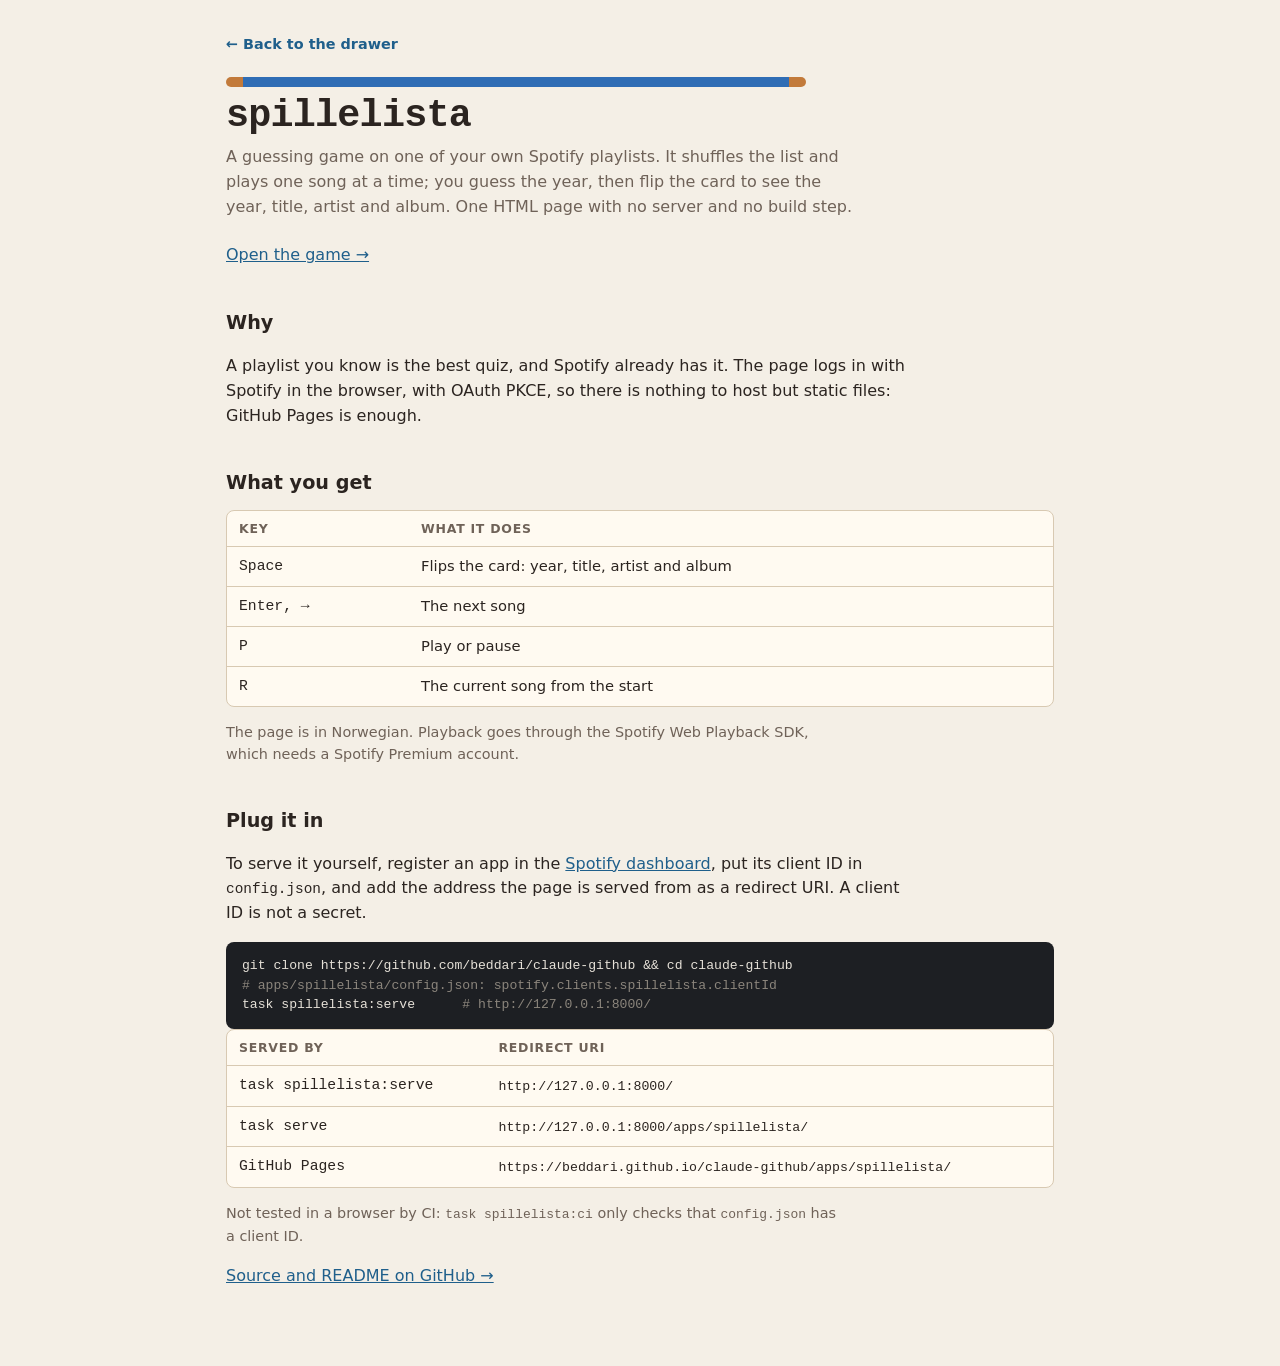
<file: apps/spillelista/plug/index.html>
<!DOCTYPE html>
<html lang="en">
<head>
  <meta charset="UTF-8" />
  <meta name="viewport" content="width=device-width, initial-scale=1" />
  <title>spillelista</title>
  <meta name="description" content="A year-guessing game on your own Spotify playlist, in one page with no server." />
  <link rel="stylesheet" href="../../../assets/wire.css" />
</head>
<body>
  <main>
    <a class="back" href="../../../">← Back to the drawer</a>
    <span class="wire" aria-hidden="true"></span>
    <h1>spillelista</h1>
    <p class="lede">
      A guessing game on one of your own Spotify playlists. It shuffles the
      list and plays one song at a time; you guess the year, then flip the
      card to see the year, title, artist and album. One HTML page with no
      server and no build step.
    </p>
    <p><a href="../">Open the game →</a></p>

    <h2>Why</h2>
    <p>
      A playlist you know is the best quiz, and Spotify already has it. The
      page logs in with Spotify in the browser, with OAuth PKCE, so there is
      nothing to host but static files: GitHub Pages is enough.
    </p>

    <h2>What you get</h2>
    <div class="table-wrap">
      <table>
        <thead><tr><th>key</th><th>what it does</th></tr></thead>
        <tbody>
          <tr><td>Space</td><td>Flips the card: year, title, artist and album</td></tr>
          <tr><td>Enter, →</td><td>The next song</td></tr>
          <tr><td>P</td><td>Play or pause</td></tr>
          <tr><td>R</td><td>The current song from the start</td></tr>
        </tbody>
      </table>
    </div>
    <p class="note">
      The page is in Norwegian. Playback goes through the Spotify Web
      Playback SDK, which needs a Spotify Premium account.
    </p>

    <h2>Plug it in</h2>
    <p>
      To serve it yourself, register an app in the
      <a href="https://developer.spotify.com/dashboard">Spotify dashboard</a>,
      put its client ID in <code>config.json</code>, and add the address the
      page is served from as a redirect URI. A client ID is not a secret.
    </p>
<pre>git clone https://github.com/beddari/claude-github &amp;&amp; cd claude-github
<span class="d"># apps/spillelista/config.json: spotify.clients.spillelista.clientId</span>
task spillelista:serve      <span class="d"># http://127.0.0.1:8000/</span></pre>
    <div class="table-wrap">
      <table>
        <thead><tr><th>served by</th><th>redirect URI</th></tr></thead>
        <tbody>
          <tr><td>task spillelista:serve</td><td><code>http://127.0.0.1:8000/</code></td></tr>
          <tr><td>task serve</td><td><code>http://127.0.0.1:8000/apps/spillelista/</code></td></tr>
          <tr><td>GitHub Pages</td><td><code>https://beddari.github.io/claude-github/apps/spillelista/</code></td></tr>
        </tbody>
      </table>
    </div>
    <p class="note">
      Not tested in a browser by CI: <code>task spillelista:ci</code> only
      checks that <code>config.json</code> has a client ID.
    </p>

    <p>
      <a href="https://github.com/beddari/claude-github/tree/main/apps/spillelista">Source and README on GitHub →</a>
    </p>
  </main>
</body>
</html>
</file>
<file: assets/wire.css>
/* The style of every wire's page: the href of each entry in wires.json. */
:root {
  --bg: #f4efe6;
  --panel: #fffaf1;
  --edge: #d8c9b2;
  --text: #2b2420;
  --muted: #6f6258;
  --link: #1f5f8b;
  --wire: #2f6db5;
  --copper: #c27a3a;
  --term-bg: #1d1f23;
  --term-text: #e6e1d8;
  --pass: #3b8a4a;
  --warn: #b07a12;
  --fail: #c8423b;
  --info: #2f7f95;
}
@media (prefers-color-scheme: dark) {
  :root:not([data-theme="light"]) {
    --bg: #17181b;
    --panel: #222429;
    --edge: #3d4048;
    --text: #ece6dd;
    --muted: #a39a90;
    --link: #8cc4ec;
    --wire: #5f97da;
    --copper: #d99252;
    --term-bg: #0f1012;
    --pass: #64b273;
    --warn: #d9a63a;
    --fail: #e0645c;
    --info: #5fb3c9;
  }
}
:root[data-theme="dark"] {
  --bg: #17181b;
  --panel: #222429;
  --edge: #3d4048;
  --text: #ece6dd;
  --muted: #a39a90;
  --link: #8cc4ec;
  --wire: #5f97da;
  --copper: #d99252;
  --term-bg: #0f1012;
  --pass: #64b273;
  --warn: #d9a63a;
  --fail: #e0645c;
  --info: #5fb3c9;
}

* { box-sizing: border-box; }
body {
  margin: 0; background: var(--bg); color: var(--text);
  font: 16px/1.55 ui-sans-serif, system-ui, -apple-system, "Segoe UI", sans-serif;
}
main { max-width: 860px; margin: 0 auto; padding: 32px 16px 64px; }
a { color: var(--link); }
.back { font-size: .9rem; text-decoration: none; font-weight: 600; }
.wire { display: block; height: 10px; margin: 20px 0 8px; width: 70%;
  background: linear-gradient(90deg, var(--copper) 0 3%, var(--wire) 3% 97%, var(--copper) 97%);
  border-radius: 5px; }
h1 { font: 700 clamp(1.8rem, 5vw, 2.4rem)/1.1 ui-monospace, SFMono-Regular, Menlo, monospace; margin: 0 0 8px; letter-spacing: -0.02em; }
.lede { color: var(--muted); max-width: 62ch; margin: 0 0 24px; }
h2 { font-size: 1.2rem; margin: 40px 0 12px; }
p { max-width: 68ch; }
code { font-family: ui-monospace, SFMono-Regular, Menlo, monospace; font-size: .9em; }
pre {
  background: var(--term-bg); color: var(--term-text); padding: 14px 16px; border-radius: 8px;
  overflow-x: auto; font: .82rem/1.5 ui-monospace, SFMono-Regular, Menlo, monospace; margin: 0;
}
pre .p { color: #7fc98b; } pre .w { color: #e3b75a; } pre .f { color: #ef7d75; } pre .i { color: #74c3d6; } pre .d { color: #8b857c; }
.table-wrap { overflow-x: auto; border: 1px solid var(--edge); border-radius: 8px; background: var(--panel); }
table { border-collapse: collapse; width: 100%; font-size: .92rem; }
th, td { text-align: left; padding: 8px 12px; border-top: 1px solid var(--edge); vertical-align: top; }
thead th { border-top: 0; font-size: .78rem; text-transform: uppercase; letter-spacing: .06em; color: var(--muted); }
td:first-child { white-space: nowrap; font-family: ui-monospace, SFMono-Regular, Menlo, monospace; }
td.num { text-align: right; font-variant-numeric: tabular-nums; }
.downloads { display: flex; flex-wrap: wrap; gap: 8px; margin: 12px 0; }
.downloads a {
  padding: 6px 12px; border: 1px solid var(--edge); border-radius: 6px; background: var(--panel);
  text-decoration: none; font: 600 .85rem ui-monospace, SFMono-Regular, Menlo, monospace;
}
.note { color: var(--muted); font-size: .9rem; }
.pill { font-weight: 700; }
.pill.fail { color: var(--fail); } .pill.warn { color: var(--warn); } .pill.pass { color: var(--pass); }
</file>
